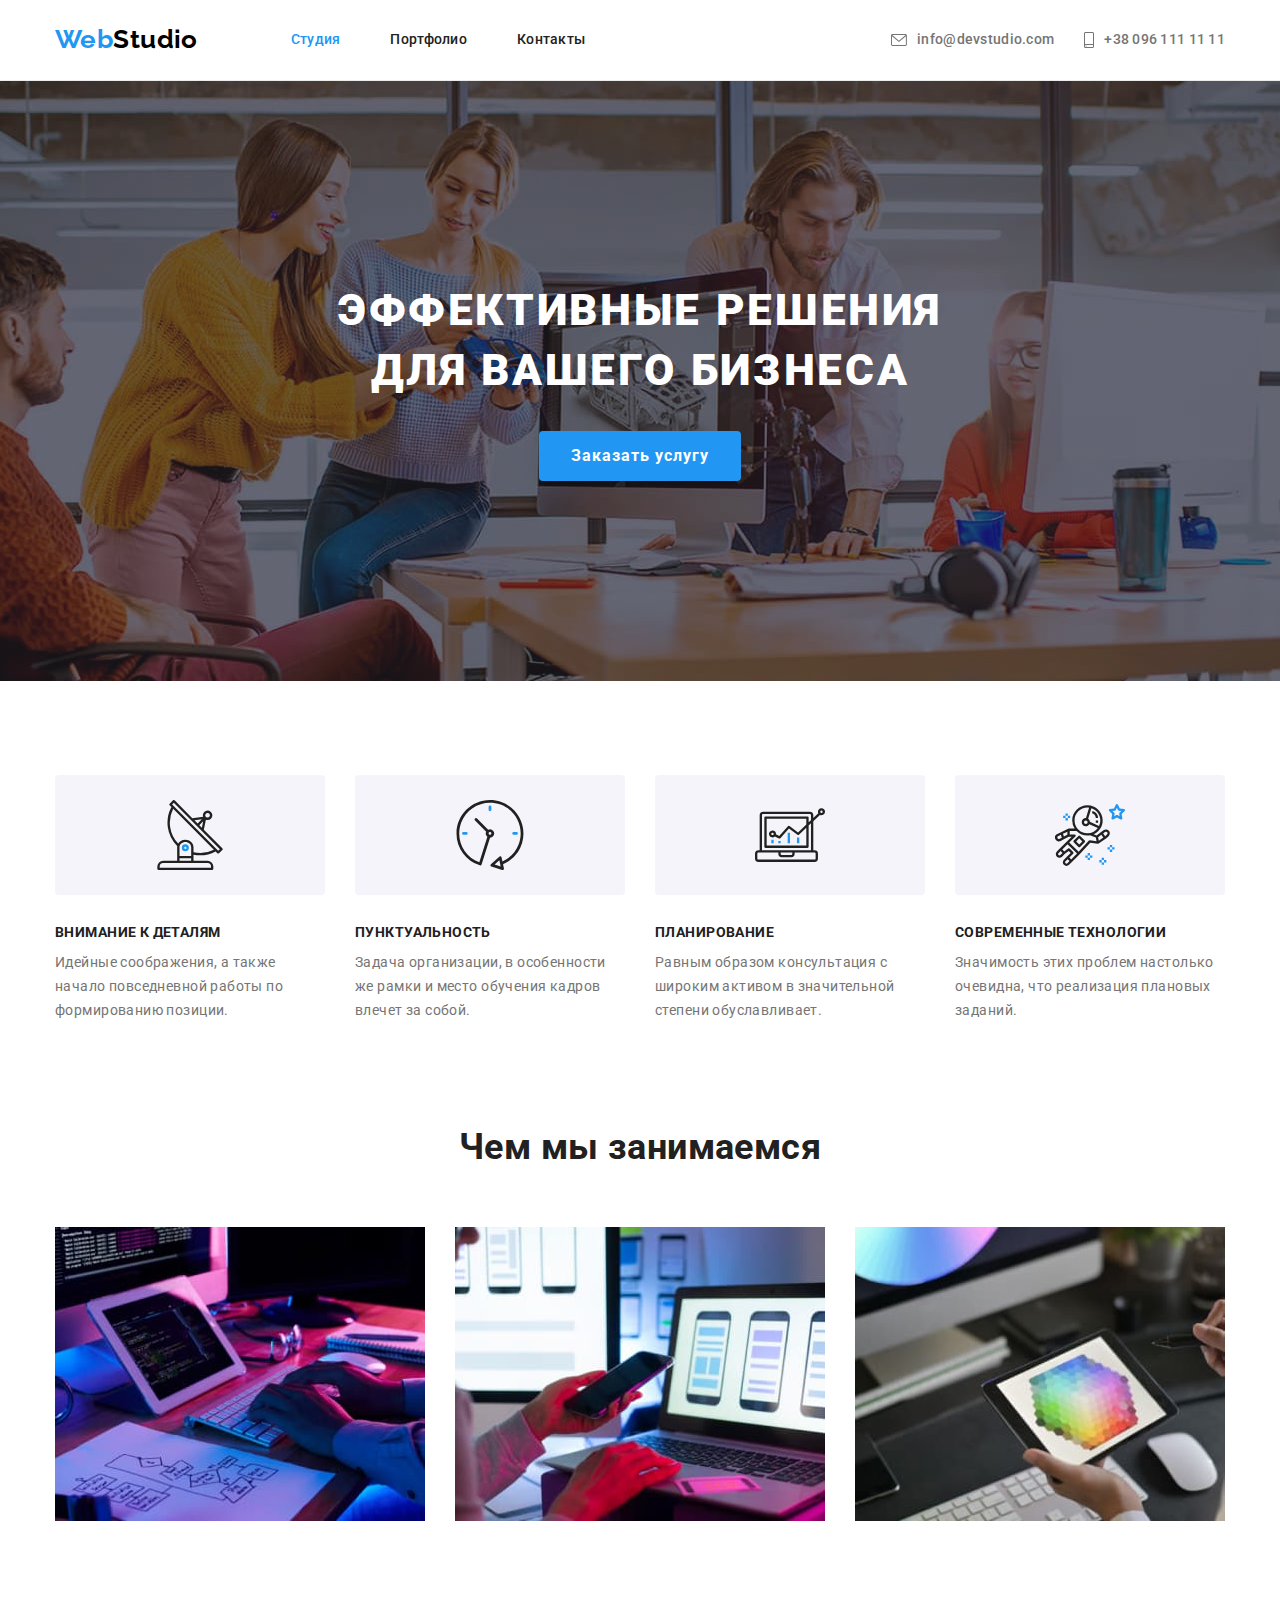
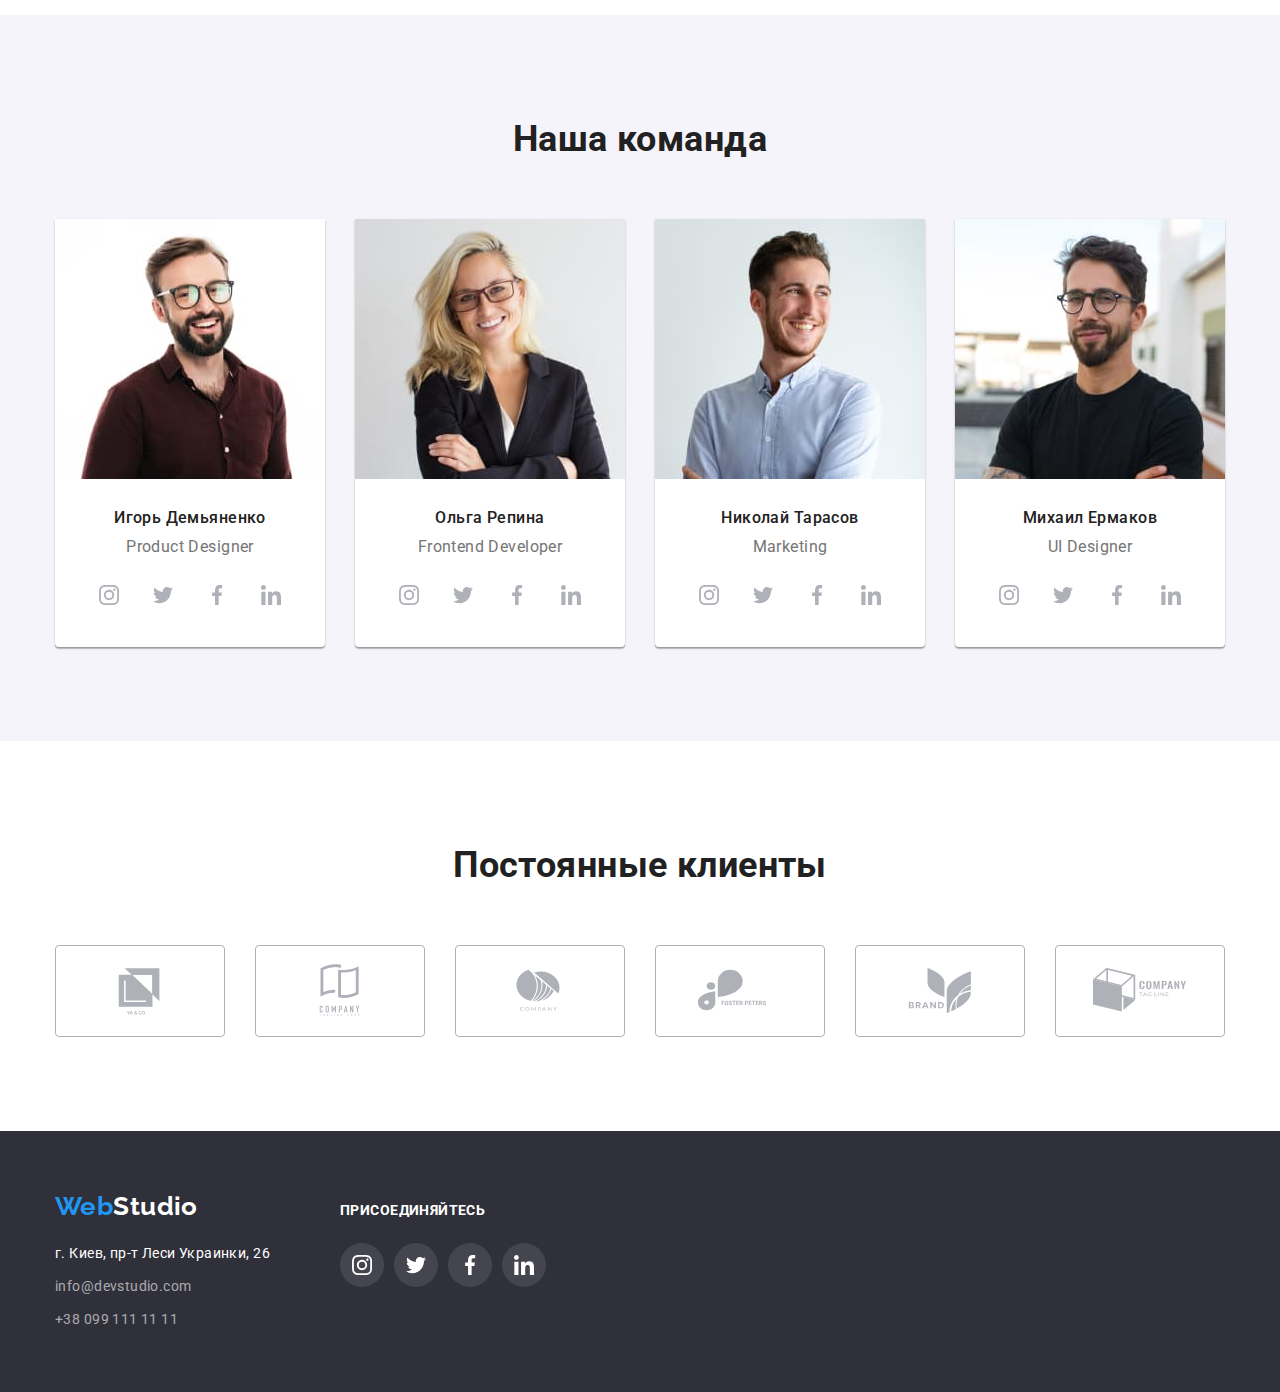
<file: index.html>
<!DOCTYPE html>
<html lang="ru">
  <head>
    <meta charset="UTF-8">
    <meta http-equiv="X-UA-Compatible" content="IE=edge">
    <meta name="viewport" content="width=device-width, initial-scale=1.0">
    <title>Студія</title>
    <!-- шрифти -->
    <link rel="preconnect" href="https://fonts.googleapis.com">
    <link rel="preconnect" href="https://fonts.gstatic.com" crossorigin>
    <link href="https://fonts.googleapis.com/css2?family=Raleway:wght@700&family=Roboto:wght@400;500;700;900&display=swap" rel="stylesheet">
    <!-- нормалізатор -->
    <link rel="stylesheet" href="https://cdnjs.cloudflare.com/ajax/libs/modern-normalize/1.1.0/modern-normalize.min.css">
    <!-- таблиця стилів -->
    <link rel="stylesheet" href="./css/styles.css">
  </head>
  <body>
    <header class="page-header">
      <div class="page-header-box container">
          <!-- навігація -->
          <nav class="site-nav">
            <a class="logo logo-header link" href="./index.html"><span class="logo-accent">Web</span>Studio</a>
            <ul class="site-nav-list list">
              <li class="site-nav-item"><a class="site-nav-link link current" href="./index.html">Студия</a></li>
              <li class="site-nav-item"><a class="site-nav-link link" href="./portfolio.html">Портфолио</a></li>
              <li class="site-nav-item"><a class="site-nav-link link" href="">Контакты</a></li>
            </ul>
          </nav>
          <!-- контакти -->
          <ul class="header-contacts list">
            <li class="header-contacts-item">
              <a class="header-contacts-link link" href="mailto:info@devstudio.com">
                <svg class="header-mail-icon" width="16px" height="12px">
                  <use href="./images/icons.svg#mail"></use>
                </svg>info@devstudio.com
              </a>
            </li>
            <li class="header-contacts-item">
              <a class="header-contacts-link link" href="tel:+380961111111">
                <svg class="header-tel-icon" width="10px" height="16px">
                  <use href="./images/icons.svg#tel"></use>
                </svg>+38 096 111 11 11
              </a>
            </li>
          </ul>
      </div>
    </header>
    <main>
      <!-- секція hero -->
      <section class="hero section hero-overlay">
        <div class="container">
          <h1 class="hero-title">Эффективные решения для вашего бизнеса</h1>
          <button class="hero-btn" type="button">Заказать услугу</button>
        </div>
      </section>
      <!-- секція features / особености -->
      <section class="features section">
        <div class="container">
          <h2 class="visually-hidden">Особености</h2>
          <ul class="features-list list">
            <li class="features-item" >
              <div class="features-icon-wrap">
                <svg class="features-icon">
                  <use href="./images/icons.svg#antenna" width="70" height="70"></use>
                </svg>
              </div>
              <h3 class="features-name">Внимание к деталям</h3>
              <p class="features-text">Идейные соображения, а также начало повседневной работы по формированию позиции.</p>
            </li>
            <li class="features-item">
              <div class="features-icon-wrap">
                <svg class="features-icon">
                  <use href="./images/icons.svg#clock" width="70" height="70"></use>
                </svg>
              </div>
              <h3 class="features-name">Пунктуальность</h3>
              <p class="features-text">Задача организации, в особенности же рамки и место обучения кадров влечет за собой.</p>
            </li>
            <li class="features-item">
              <div class="features-icon-wrap">
                <svg class="features-icon">
                  <use href="./images/icons.svg#diagram" width="70" height="70"></use>
                </svg>
              </div>
              <h3 class="features-name">Планирование</h3>
              <p class="features-text">Равным образом консультация с широким активом в значительной степени обуславливает.</p>
            </li>
            <li class="features-item">
              <div class="features-icon-wrap">
                <svg class="features-icon">
                  <use href="./images/icons.svg#astronaut" width="70" height="70"></use>
                </svg>
              </div>
              <h3 class="features-name">Современные технологии</h3>
              <p class="features-text">Значимость этих проблем настолько очевидна, что реализация плановых заданий.</p>
            </li>
          </ul>
        </div>
      </section>
      <!-- секція direction / секція чем мы занимаемся -->
      <section class="direction section">
        <div class="container">
          <h2 class="direction-title">Чем мы занимаемся</h2>
          <ul class="direction-list list">
            <li class="direction-item" ><img src="./images/direction-1.jpg" alt="box-1" width="370" height="294"></li>
            <li class="direction-item" ><img src="./images/direction-2.jpg" alt="box-2" width="370" height="294"></li>
            <li class="direction-item" ><img src="./images/direction-3.jpg" alt="box-3" width="370" height="294"></li>
          </ul>
        </div>
      </section>
      <!-- секція team / наша команда -->
      <section class="team section">
        <div class="container">
          <h2 class="team-title">Наша команда</h2>
          <ul class="team-list list">
            <li class="team-item">
              <img class="team-img" src="./images/team-card-1.jpg" alt="team-card-1" width="270" height="260">
              <div class="team-box">
                <h3 class="team-name">Игорь Демьяненко</h3>
                <p class="team-text">Product Designer</p>
                <ul class="team-socials-list list">
                  <li class="team-socials-item">
                    <a href="" class="team-socials-link link">
                      <svg class="team-socials-icon" aria-label="instagram" width="20px" height="20px">
                        <use href="./images/icons.svg#instagram"></use>
                      </svg>
                    </a>
                  </li>
                  <li class="team-socials-item">
                    <a href="" class="team-socials-link link">
                      <svg class="team-socials-icon" aria-label="twitter" width="20px" height="20px">
                        <use href="./images/icons.svg#twitter"></use>
                      </svg>
                    </a>
                  </li>
                  <li class="team-socials-item">
                    <a href="" class="team-socials-link link">
                      <svg class="team-socials-icon" aria-label="facebook" width="20px" height="20px">
                        <use href="./images/icons.svg#facebook"></use>
                      </svg>
                    </a>
                  </li>
                  <li class="team-socials-item">
                    <a href="" class="team-socials-link">
                      <svg class="team-socials-icon" aria-label="linkedin" width="20px" height="20px">
                        <use href="./images/icons.svg#linkedin"></use>
                      </svg>
                    </a>
                  </li>
                </ul>
              </div>
            </li>
            <li class="team-item">
              <img class="team-img" src="./images/team-card-2.jpg" alt="team-card-2" width="270" height="260">
              <div class="team-box">
                <h3 class="team-name">Ольга Репина</h3>
                <p class="team-text">Frontend Developer</p>
                <ul class="team-socials-list list">
                  <li class="team-socials-item">
                    <a href="" class="team-socials-link link">
                      <svg class="team-socials-icon" width="20px" height="20px">
                        <use href="./images/icons.svg#instagram"></use>
                      </svg>
                    </a>
                  </li>
                  <li class="team-socials-item">
                    <a href="" class="team-socials-link link">
                      <svg class="team-socials-icon" width="20px" height="20px">
                        <use href="./images/icons.svg#twitter"></use>
                      </svg>
                    </a>
                  </li>
                  <li class="team-socials-item">
                    <a href="" class="team-socials-link link">
                      <svg class="team-socials-icon" width="20px" height="20px">
                        <use href="./images/icons.svg#facebook"></use>
                      </svg>
                    </a>
                  </li>
                  <li class="team-socials-item">
                    <a href="" class="team-socials-link">
                      <svg class="team-socials-icon" width="20px" height="20px">
                        <use href="./images/icons.svg#linkedin"></use>
                      </svg>
                    </a>
                  </li>
                </ul>
              </div>
            </li>
            <li class="team-item">
              <img class="team-img" src="./images/team-card-3.jpg" alt="team-card-3" width="270" height="260">
              <div class="team-box">
                <h3 class="team-name">Николай Тарасов</h3>
                <p class="team-text">Marketing</p>
                <ul class="team-socials-list list">
                  <li class="team-socials-item">
                    <a href="" class="team-socials-link link">
                      <svg class="team-socials-icon" width="20px" height="20px">
                        <use href="./images/icons.svg#instagram"></use>
                      </svg>
                    </a>
                  </li>
                  <li class="team-socials-item">
                    <a href="" class="team-socials-link link">
                      <svg class="team-socials-icon" width="20px" height="20px">
                        <use href="./images/icons.svg#twitter"></use>
                      </svg>
                    </a>
                  </li>
                  <li class="team-socials-item">
                    <a href="" class="team-socials-link link">
                      <svg class="team-socials-icon" width="20px" height="20px">
                        <use href="./images/icons.svg#facebook"></use>
                      </svg>
                    </a>
                  </li>
                  <li class="team-socials-item">
                    <a href="" class="team-socials-link">
                      <svg class="team-socials-icon" width="20px" height="20px">
                        <use href="./images/icons.svg#linkedin"></use>
                      </svg>
                    </a>
                  </li>
                </ul>
              </div>
            </li>
            <li class="team-item">
              <img class="team-img" src="./images/team-card-4.jpg" alt="team-card-4" width="270" height="260">
              <div class="team-box">
                <h3 class="team-name">Михаил Ермаков</h3>
                <p class="team-text">UI Designer</p>
                <ul class="team-socials-list list">
                  <li class="team-socials-item">
                    <a href="" class="team-socials-link link">
                      <svg class="team-socials-icon" width="20px" height="20px">
                        <use href="./images/icons.svg#instagram"></use>
                      </svg>
                    </a>
                  </li>
                  <li class="team-socials-item">
                    <a href="" class="team-socials-link link">
                      <svg class="team-socials-icon" width="20px" height="20px">
                        <use href="./images/icons.svg#twitter"></use>
                      </svg>
                    </a>
                  </li>
                  <li class="team-socials-item">
                    <a href="" class="team-socials-link link">
                      <svg class="team-socials-icon" width="20px" height="20px">
                        <use href="./images/icons.svg#facebook"></use>
                      </svg>
                    </a>
                  </li>
                  <li class="team-socials-item">
                    <a href="" class="team-socials-link">
                      <svg class="team-socials-icon" width="20px" height="20px">
                        <use href="./images/icons.svg#linkedin"></use>
                      </svg>
                    </a>
                  </li>
                </ul>
              </div>
            </li>
          </ul>
        </div>
      </section>
      <!-- секція clients / постоянные клиенты -->
      <section class="clients section">
        <div class="container">
          <h2 class="clients-title">Постоянные клиенты</h2>
          <ul class="clients-list list">
            <li class="clients-item">
              <a class="clients-link link" href="">
                <svg class="clients-icon" width="106px" height="60px">
                  <use href="./images/icons.svg#client-1"></use>
                </svg>
              </a>
            </li>
              <li class="clients-item">
                <a class="clients-link link" href="">
                  <svg class="clients-icon" width="106px" height="60px">
                    <use href="./images/icons.svg#client-2"></use>
                  </svg>
                </a>
              </li>
            <li class="clients-item">
              <a class="clients-link link" href="">
                <svg class="clients-icon" width="106px" height="60px">
                  <use href="./images/icons.svg#client-3"></use>
                </svg>
              </a>
            </li>
            <li class="clients-item">
              <a class="clients-link link" href="">
                <svg class="clients-icon" width="106px" height="60px">
                  <use href="./images/icons.svg#client-4"></use>
                </svg>
              </a>
            </li>
            <li class="clients-item">
              <a class="clients-link link" href="">
                <svg class="clients-icon" width="106px" height="60px">
                  <use href="./images/icons.svg#client-5"></use>
                </svg>
              </a>
            </li>
            <li class="clients-item">
              <a class="clients-link link" href="">
                <svg class="clients-icon" width="106px" height="60px">
                  <use href="./images/icons.svg#client-6"></use>
                </svg>
              </a>
            </li>
          </ul>
        </div>
      </section>
    </main>
    <footer class="page-footer">
      <div class="container footer-box-wrap">
        <div class="footer-box-1">
          <!-- логотип -->
          <a class="logo logo-footer link" href="./index.html"><span class="logo-accent">Web</span>Studio</a>
          <!-- контакти -->
          <address>
            <ul class="footer-contacts list">
              <li class="footer-contacts-item">
                <p class="footer-contacts-location">г. Киев, пр-т Леси Украинки, 26</p>
              </li>
              <li class="footer-contacts-item"><a class="footer-contacts-link link"
                  href="mailto:info@devstudio.com">info@devstudio.com</a></li>
              <li class="footer-contacts-item"><a class="footer-contacts-link link" href="tel:+380991111111">+38 099 111 11 11</a>
              </li>
            </ul>
          </address>
        </div>
        <div class="footer-box-2">
          <strong class="footer-box-title">присоединяйтесь</strong>
          <ul class="footer-socials-list list">
            <li class="footer-socials-item">
              <a href="" class="footer-socials-link link">
                <svg class="footer-socials-icon" width="20px" height="20px">
                  <use href="./images/icons.svg#instagram"></use>
                </svg>
              </a>
            </li>
            <li class="footer-socials-item">
              <a href="" class="footer-socials-link link">
                <svg class="footer-socials-icon" width="20px" height="20px">
                  <use href="./images/icons.svg#twitter"></use>
                </svg>
              </a>
            </li>
            <li class="footer-socials-item">
              <a href="" class="footer-socials-link link">
                <svg class="footer-socials-icon" width="20px" height="20px">
                  <use href="./images/icons.svg#facebook"></use>
                </svg>
              </a>
            </li>
            <li class="footer-socials-item">
              <a href="" class="footer-socials-link">
                <svg class="footer-socials-icon" width="20px" height="20px">
                  <use href="./images/icons.svg#linkedin"></use>
                </svg>
              </a>
            </li>
          </ul>
        </div>
      </div>
    </footer>
  </body>
</html>
</file>
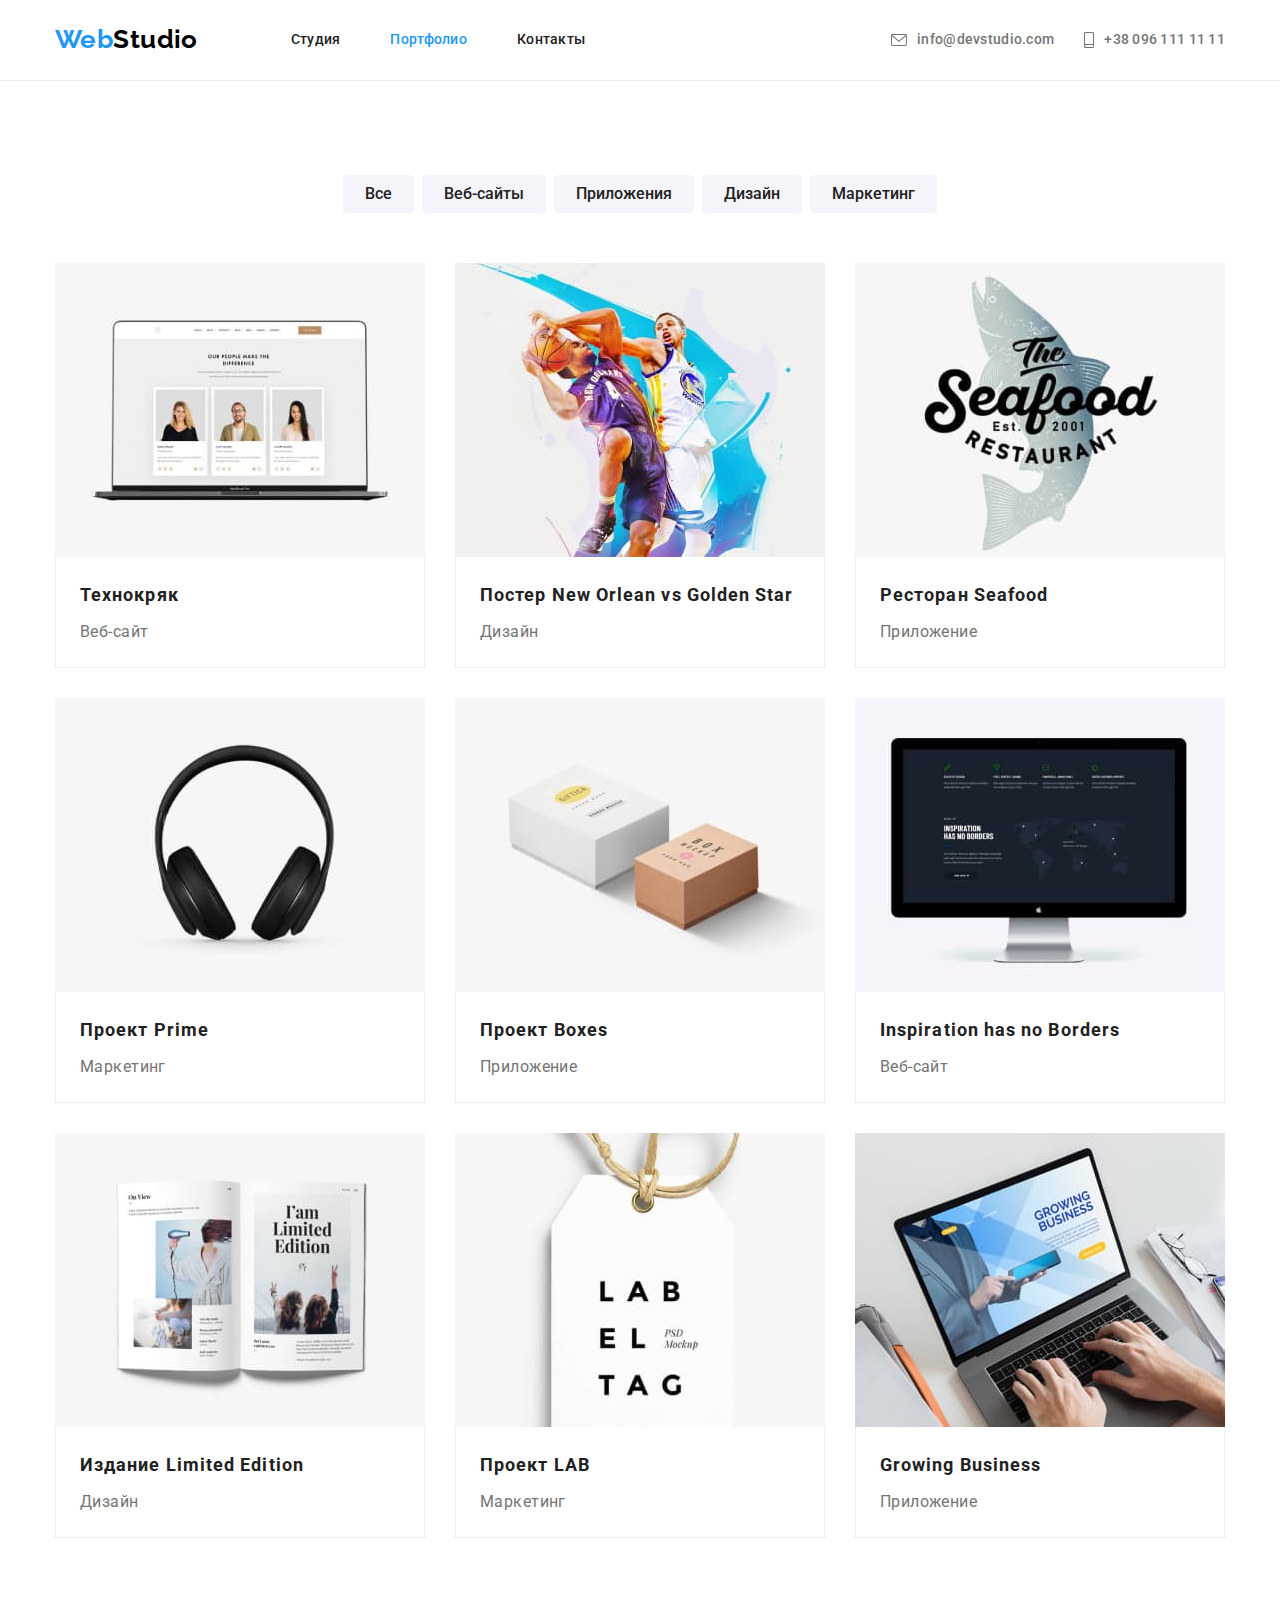
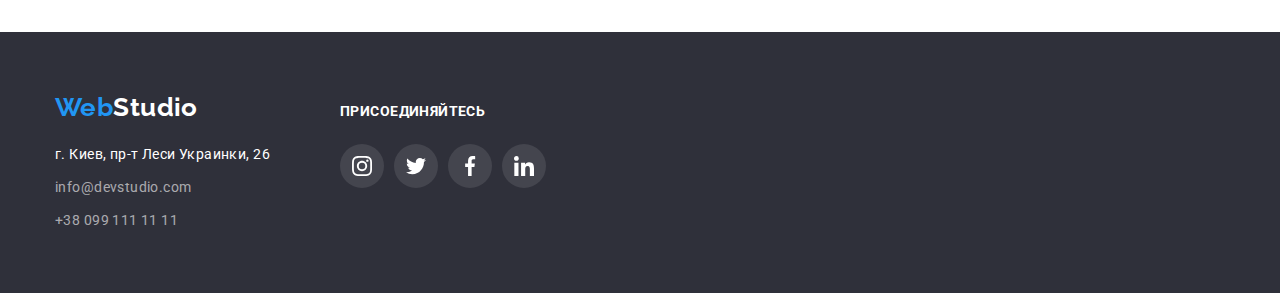
<file: portfolio.html>
<!DOCTYPE html>
<html lang="ru">
  <head>
    <meta charset="UTF-8">
    <meta http-equiv="X-UA-Compatible" content="IE=edge">
    <meta name="viewport" content="width=device-width, initial-scale=1.0">
    <title>Портфоліо</title>
    <!-- шрифти -->
    <link rel="preconnect" href="https://fonts.googleapis.com">
    <link rel="preconnect" href="https://fonts.gstatic.com" crossorigin>
    <link href="https://fonts.googleapis.com/css2?family=Raleway:wght@700&family=Roboto:wght@400;500;700;900&display=swap" rel="stylesheet">
    <!-- нормалізатор -->
    <link rel="stylesheet" href="https://cdnjs.cloudflare.com/ajax/libs/modern-normalize/1.1.0/modern-normalize.min.css">
    <!-- таблиця стилів -->
    <link rel="stylesheet" href="./css/styles.css">
  </head>
  <body>
    <header class="page-header">
      <div class="page-header-box container">
        <!-- навігація -->
        <nav class="site-nav">
          <a class="logo logo-header link" href="./index.html"><span class="logo-accent">Web</span>Studio</a>
          <ul class="site-nav-list list">
            <li class="site-nav-item"><a class="site-nav-link link" href="./index.html">Студия</a></li>
            <li class="site-nav-item"><a class="site-nav-link link current" href="./portfolio.html">Портфолио</a></li>
            <li class="site-nav-item"><a class="site-nav-link link" href="">Контакты</a></li>
          </ul>
        </nav>
        <!-- контакти -->
        <ul class="header-contacts list">
          <li class="header-contacts-item">
            <a class="header-contacts-link link" href="mailto:info@devstudio.com">
              <svg class="header-mail-icon" width="16px" height="12px">
                <use href="./images/icons.svg#mail"></use>
              </svg>info@devstudio.com
            </a>
          </li>
          <li class="header-contacts-item">
            <a class="header-contacts-link link" href="tel:+380961111111">
              <svg class="header-tel-icon" width="10px" height="16px">
                <use href="./images/icons.svg#tel"></use>
              </svg>+38 096 111 11 11
            </a>
          </li>
        </ul>
      </div>
    </header>
    <main>
      <!-- секція portfolio / портфоліо -->
      <section class="section">
        <div class="container" >
          <h1 class="visually-hidden">Портфолио</h1>
          <!-- список фільтрів -->
          <ul class="filter-list list">
            <li class="filter-item" ><button class="filter-btn" type="button">Все</button></li>
            <li class="filter-item" ><button class="filter-btn" type="button">Веб-сайты</button></li>
            <li class="filter-item" ><button class="filter-btn" type="button">Приложения</button></li>
            <li class="filter-item" ><button class="filter-btn" type="button">Дизайн</button></li>
            <li class="filter-item" ><button class="filter-btn" type="button">Маркетинг</button></li>
          </ul>
          <!-- список проектів -->
          <ul class="project-list list">
            <li class="project-item">
              <a href="" class="project-link link">
                <img src="./images/project-1.jpg" alt="project-1" width="370" height="294">
                <div class="project-box">
                  <h2 class="project-title">Технокряк</h2>
                  <p class="project-tag">Веб-сайт</p>
                </div>
              </a>
            </li>
            <li class="project-item">
              <a href="" class="project-link link">
                <img src="./images/project-2.jpg" alt="project-2" width="370" height="294">
                <div class="project-box">
                  <h2 class="project-title">Постер <span lang="en">New Orlean vs Golden Star</span></h2>
                  <p class="project-tag">Дизайн</p>
                </div>
              </a>
            </li>
            <li class="project-item">
              <a href="" class="project-link link">
                <img src="./images/project-3.jpg" alt="project-3" width="370" height="294">
                <div class="project-box">
                  <h2 class="project-title">Ресторан <span lang="en">Seafood</span></h2>
                  <p class="project-tag">Приложение</p>
                </div>
              </a>
            </li>
            <li class="project-item">
              <a href="" class="project-link link">
                <img src="./images/project-4.jpg" alt="project-4" width="370" height="294">
                <div class="project-box">
                  <h2 class="project-title">Проект <span lang="en">Prime</span></h2>
                  <p class="project-tag">Маркетинг</p>
                </div>
              </a>
            </li>
            <li class="project-item">
              <a href="" class="project-link link">
                <img src="./images/project-5.jpg" alt="project-5" width="370" height="294">
                <div class="project-box">
                  <h2 class="project-title">Проект <span lang="en">Boxes</span></h2>
                  <p class="project-tag">Приложение</p>
                </div>
              </a>
            </li>
            <li class="project-item">
              <a href="" class="project-link link">
                <img src="./images/project-6.jpg" alt="project-6" width="370" height="294">
                <div class="project-box">
                  <h2 class="project-title" lang="en">Inspiration has no Borders</h2>
                  <p class="project-tag">Веб-сайт</p>
                </div>
              </a>
            </li>
            <li class="project-item">
              <a href="" class="project-link link">
                <img src="./images/project-7.jpg" alt="project-7" width="370" height="294">
                <div class="project-box">
                  <h2 class="project-title">Издание <span lang="en">Limited Edition</span></h2>
                  <p class="project-tag">Дизайн</p>
                </div>
              </a>
            </li>
            <li class="project-item">
              <a href="" class="project-link link">
                <img src="./images/project-8.jpg" alt="project-8" width="370" height="294">
                <div class="project-box">
                  <h2 class="project-title">Проект <span lang="en">LAB</span></h2>
                  <p class="project-tag">Маркетинг</p>
                </div>
              </a>
            </li>
            <li class="project-item">
              <a href="" class="project-link link">
                <img src="./images/project-9.jpg" alt="project-9" width="370" height="294">
                <div class="project-box">
                  <h2 class="project-title" lang="en">Growing Business</h2>
                  <p class="project-tag">Приложение</p>
                </div>
              </a>
            </li>
          </ul>
        </div>
      </section>
    </main>
    <footer class="page-footer">
      <div class="container footer-box-wrap">
        <div class="footer-box-1">
          <!-- логотип -->
          <a class="logo logo-footer link" href="./index.html"><span class="logo-accent">Web</span>Studio</a>
          <!-- контакти -->
          <address>
            <ul class="footer-contacts list">
              <li class="footer-contacts-item">
                <p class="footer-contacts-location">г. Киев, пр-т Леси Украинки, 26</p>
              </li>
              <li class="footer-contacts-item"><a class="footer-contacts-link link"
                  href="mailto:info@devstudio.com">info@devstudio.com</a></li>
              <li class="footer-contacts-item"><a class="footer-contacts-link link" href="tel:+380991111111">+38 099 111 11
                  11</a>
              </li>
            </ul>
          </address>
        </div>
        <div class="footer-box-2">
          <strong class="footer-box-title">присоединяйтесь</strong>
          <ul class="footer-socials-list list">
            <li class="footer-socials-item">
              <a href="" class="footer-socials-link link">
                <svg class="footer-socials-icon" width="20px" height="20px">
                  <use href="./images/icons.svg#instagram"></use>
                </svg>
              </a>
            </li>
            <li class="footer-socials-item">
              <a href="" class="footer-socials-link link">
                <svg class="footer-socials-icon" width="20px" height="20px">
                  <use href="./images/icons.svg#twitter"></use>
                </svg>
              </a>
            </li>
            <li class="footer-socials-item">
              <a href="" class="footer-socials-link link">
                <svg class="footer-socials-icon" width="20px" height="20px">
                  <use href="./images/icons.svg#facebook"></use>
                </svg>
              </a>
            </li>
            <li class="footer-socials-item">
              <a href="" class="footer-socials-link">
                <svg class="footer-socials-icon" width="20px" height="20px">
                  <use href="./images/icons.svg#linkedin"></use>
                </svg>
              </a>
            </li>
          </ul>
        </div>
      </div>
    </footer>
  </body>
</html>
</file>
<file: css/styles.css>
:root {
  /* fonts */
  --main-font: "roboto";
  --secondary-font: "raleway";

  /* color */
  --main-cl: #757575;
  --secondary-cl:#212121;
  --accent-cl: #2196F3;
  --main-bg-cl: #ffffff;
  --header-border-cl: #ECECEC;
  --dark-lg-cl: #000000;
  --footer-bg-cl: #2F303A;
  --hero-btn-cl: #188CE8;
  --team-bg-cl: #F5F4FA;
  --project-item-cl: #EEEEEE;
  --hero-bg-cl: #C4C4C4;
  --socials-cl: #AFB1B8;
  --footer-icon-bg-cl: rgba(255, 255, 255, 0.1);
}

body {
  font-family: var(--main-font), sans-serif;
  font-size: 14px;
  line-height: 1.71;
  letter-spacing: 0.03em;
  color: var(--main-cl);
  background-color: var(--main-bg-cl);
}

h1, 
h2, 
h3, 
h4, 
p,
ul {
  margin: 0;
  padding: 0;
}

img {
  display: block;
  max-width: 100%;
  height: auto;
}

/* common styles start */
.section {
  padding-top: 94px;
  padding-bottom: 94px;
}

.container {
  width: 1200px;
  padding-left: 15px;
  padding-right: 15px;
  margin-left: auto;
  margin-right: auto;
}

.link {
  text-decoration: none;
}

.list {
  list-style: none;
}

.visually-hidden {
  position: absolute;
  white-space: nowrap;
  width: 1px;
  height: 1px;
  overflow: hidden;
  border: 0;
  padding: 0;
  clip: rect(0 0 0 0);
  clip-path: inset(50%);
  margin: -1px;
}
/* common styles end */

/* блок header (start) */
.page-header {
  border-bottom: 1px solid var(--header-border-cl);
}

.page-header-box {
  display: flex;
  align-items: center;
}

/* логотип */
.logo {
  display: block;
  font-family: var(--secondary-font);
  font-weight: 700;
  font-size: 26px;
  line-height: 1.19;
}

.logo-header {
  padding-top: 24px;
  padding-bottom: 25px;
  margin-right: 93px;
  color: var(--dark-lg-cl);
}

.logo-footer {
  margin-bottom: 20px;

  color: var(--main-bg-cl);
}

.logo-accent {
  color: var(--accent-cl);
}

.logo:hover,
.logo:focus {
  color: var(--accent-cl);
}

/* навігація */
.site-nav,
.site-nav-list {
  display: flex;
}

.site-nav-item:not(:last-child) {
  margin-right: 50px;
}

.site-nav-link {
  display: block;
  padding-top: 32px;
  padding-bottom: 32px;

  font-weight: 500;
  line-height: 1.14;
  letter-spacing: 0.02em;
  color: var(--secondary-cl);
}

.site-nav-link:hover,
.site-nav-link:focus {
  color: var(--accent-cl);
}

/* активна сторінка */
.site-nav-link.current {
color: var(--accent-cl);
}

/* контакти */
.header-contacts {
  display: flex;
  margin-left: auto;
}

.header-contacts-item:not(:last-child) {
 margin-right: 30px;
}

.header-contacts-item:hover {
  color: var(--accent-cl);
}

.header-contacts-link {
  display: inline-flex;
  align-items: center;
  padding-top: 32px;
  padding-bottom: 32px;

  font-weight: 500;
  line-height: 1.14;
  letter-spacing: 0.02em;
  color: var(--main-cl);
}

.header-tel-icon,
.header-mail-icon {
  margin-right: 10px;

  fill: currentColor;
}

.header-contacts-link:hover,
.header-contacts-link:focus {
  color: var(--accent-cl);
}
/* блок header (end) */

/* блок main - index.hmtl (start) */
/* секція hero */
.hero {
  padding-top: 200px;
  padding-bottom: 200px;

  background-color: var(--footer-bg-cl);
}

.hero-overlay {
  max-width: 1600px;
  height: 600px;
  margin-left: auto;
  margin-right: auto;

  background-color: var(--hero-bg-cl);
  background-image: linear-gradient( 
    rgba(47, 48, 58, 0.4), 
    rgba(47, 48, 58, 0.4)), 
    url('../images/hero-bg-img.jpg');
  background-repeat: no-repeat;
  background-position: center;
}

.hero-title {
  max-width: 696px;
  margin: 0px auto;

  font-weight: 900;
  font-size: 44px;
  line-height: 1.36;
  text-align: center;
  letter-spacing: 0.06em;
  text-transform: uppercase;
  color: var(--main-bg-cl);
}

.hero-btn {
  display: block;
  margin-top: 30px;
  margin-left: auto;
  margin-right: auto;
  padding: 10px 32px;

  font-family: inherit;
  font-weight: 700;
  font-size: 16px;
  line-height: 1.88;
  letter-spacing: 0.06em;
  color: var(--main-bg-cl);
  background-color: var(--accent-cl);
  box-shadow: 0px 4px 4px rgba(0, 0, 0, 0.15);
  border-radius: 4px;
  border-width: 0px;
}

.hero-btn:hover,
.hero-btn:focus {
  background-color: var(--hero-btn-cl);
}

/* секція features / особености */
.features-list {
  display: flex;
}

.features-item:not(:last-child) {
  margin-right: 30px;
}

.features-item {
  flex-basis: calc((100% - 90px) / 4);
  max-width: 270px;
}

.features-icon-wrap {
  display: flex;
  justify-content: center;
  align-items: center;
  width: 270px;
  height: 120px;
  margin-bottom: 30px;

  background: var(--team-bg-cl);
  border-radius: 4px;
}

.features-icon {
  width: 70px;
  height: 70px;
}

.features-name {
  margin-bottom: 10px;

  font-weight: 700;
  font-size: 14px;
  line-height: 1.14;
  text-transform: uppercase;
  color: var(--secondary-cl);
}

/* заголовок секцій direction & team */
.direction {
  padding-top: 0px;
}

.direction-title,
.team-title,
.clients-title {
  margin-bottom: 50px;

  font-weight: 700;
  font-size: 36px;
  line-height: 1.67;
  text-align: center;
  color: var(--secondary-cl);
}

/* секція direction / секція чем мы занимаемся  */
.direction-list {
  display: flex;
}

.direction-item:not(:last-child) {
  margin-right: 30px;
}

/* секція team / наша команда */
.team {
  background-color: var(--team-bg-cl);
}

.team-list {
  display: flex;
}

.team-item {
  flex-basis: calc((100% - 2 * 30px) / 3);
  
  background: var(--main-bg-cl);
  box-shadow: 0px 1px 3px rgba(0, 0, 0, 0.12),
  0px 1px 1px rgba(0, 0, 0, 0.14),
  0px 2px 1px rgba(0, 0, 0, 0.2);
  border-radius: 0px 0px 4px 4px;
}

.team-item:not(:last-child) {
  margin-right: 30px;
}

.team-box {
  padding-top: 30px;
  padding-bottom: 30px;
}

.team-name,
.team-text {
  font-weight: 400;
  font-size: 16px;
  line-height: 1.18;
  text-align: center;
}

.team-name {
  margin-bottom: 10px;

  font-weight: 500;
  color: var(--secondary-cl);
}

.team-socials-list {
  display: flex;
  justify-content: center;
  width: 206px;
  height: 44px;
  margin: 16px auto 0;
}

.team-socials-item {
  width: 44px;
  height: 44px;
}

.team-socials-item:not(:last-child),
.footer-socials-item:not(:last-child) {
  margin-right: 10px;
}

.team-socials-link {
  display: flex;
  justify-content: center;
  align-items: center;
  width: 100%;
  height: 100%;
  color: var(--socials-cl);
}

.team-socials-link:hover,
.team-socials-link:focus {
  border-radius: 50px;
  background-color: var(--accent-cl);
  color: var(--main-bg-cl);
}

.team-socials-icon {
  fill: currentColor;
}

/* секція clients / постоянные клиенты */
.clients-list {
  display: flex;
}

.clients-item {
  width: 170px;
  height: 92px;
}

.clients-item:not(:last-child) {
  margin-right: 30px;
}

.clients-link {
  display: flex;
  justify-content: center;
  align-items: center;
  width: 100%;
  height: 100%;

  color: var(--socials-cl);
  border: 1px solid var(--socials-cl);
  border-radius: 4px;
}

.clients-link:hover,
.clients-link:focus {
  color: var(--accent-cl);
  color: var(--accent-cl);
  border: 1px solid var(--accent-cl);
}

.clients-icon {
  fill: currentColor;
}
/* блок main - index.hmtl (end) */

/* блок footer (start) */
.page-footer {
  padding: 60px 0px;
  background-color: var(--footer-bg-cl);
}

.footer-box-wrap {
  display: flex;
  align-items: baseline;
}

.footer-box-2 {
  margin-left: 70px;
}

/* контакти */
.footer-contacts-item:not(:last-child){
  margin-bottom: 9px;
}

.footer-contacts-link {
  font-style: normal;
  color: rgba(255, 255, 255, 0.6);
}

.footer-contacts-link:hover,
.footer-contacts-link:focus {
  color: var(--accent-cl);
}

.footer-contacts-location {
  font-style: normal;
  color: var(--main-bg-cl);
}

.footer-box-title {
  font-weight: 700;
  line-height: 1.14;
  text-transform: uppercase;
  color: var(--main-bg-cl);
}

.footer-socials-list {
  display: flex;
  justify-content: center;
  width: 206px;
  height: 44px;
  margin-top: 20px;
}

.footer-socials-item:not(:last-child) {
  margin-right: 10px;
}

.footer-socials-link {
  display: flex;
  justify-content: center;
  align-items: center;
  width: 44px;
  height: 44px;
  color: var(--main-bg-cl);
  border-radius: 50px;
  background-color: var(--footer-icon-bg-cl);
}

.footer-socials-link:hover,
.footer-socials-link:focus {
  background-color: var(--accent-cl);
  color: var(--main-bg-cl);
}

.footer-socials-icon {
  fill: currentColor;
}

/* блок footer (end) */

/* блок main - portfolio.hmtl (start) */
/* секція portfolio / портфоліо */
.filter-list {
  display: flex;
  justify-content: center;
  margin-bottom: 50px;
}

.filter-item:not(:last-child) {
  margin-right: 8px;
}

.filter-btn {
  padding: 6px 22px;

  font-family: inherit;
  font-weight: 500;
  font-size: 16px;
  line-height: 1.62;
  text-align: center;
  color: var(--secondary-cl);
  background: var(--team-bg-cl);
  border-radius: 4px;
  border-width: 0;
}

.filter-btn:hover,
.filter-btn:focus,
.filter-btn:active {
  color: var(--main-bg-cl);
  background: var(--accent-cl);
  box-shadow: 0px 3px 1px rgba(0, 0, 0, 0.1),
    0px 1px 2px rgba(0, 0, 0, 0.08),
    0px 2px 2px rgba(0, 0, 0, 0.12);
  border-radius: 4px;
}

/* список проектів */
.project-list {
  display: flex;
  flex-wrap: wrap;
}

.project-item {
  flex-basis: calc((100% - 2 * 30px) / 3);
  margin-right: 30px;
  margin-bottom: 30px;
}

.project-item:nth-child(3n) {
  margin-right: 0px;
}

.project-item:nth-last-child(-n + 3) {
  margin-bottom: 0px;
}

.project-link {
 display: block;
}

.project-link:hover,
.project-link:focus {
  box-shadow: 0px 1px 1px rgba(0, 0, 0, 0.12),
    0px 4px 4px rgba(0, 0, 0, 0.06),
    1px 4px 6px rgba(0, 0, 0, 0.16);
}

.project-box {
  padding: 20px 24px;
  
  border: 1px solid var(--project-item-cl);
  border-top: none;
}

.project-title {
  margin-bottom: 4px;

  font-weight: 700;
  font-size: 18px;
  line-height: 2;
  letter-spacing: 0.06em;
  color: var(--secondary-cl);
}

.project-tag {
  font-size: 16px;
  line-height: 1.88;
  color: var(--main-cl);
}
/* блок main - portfolio.hmtl (end) */
</file>
